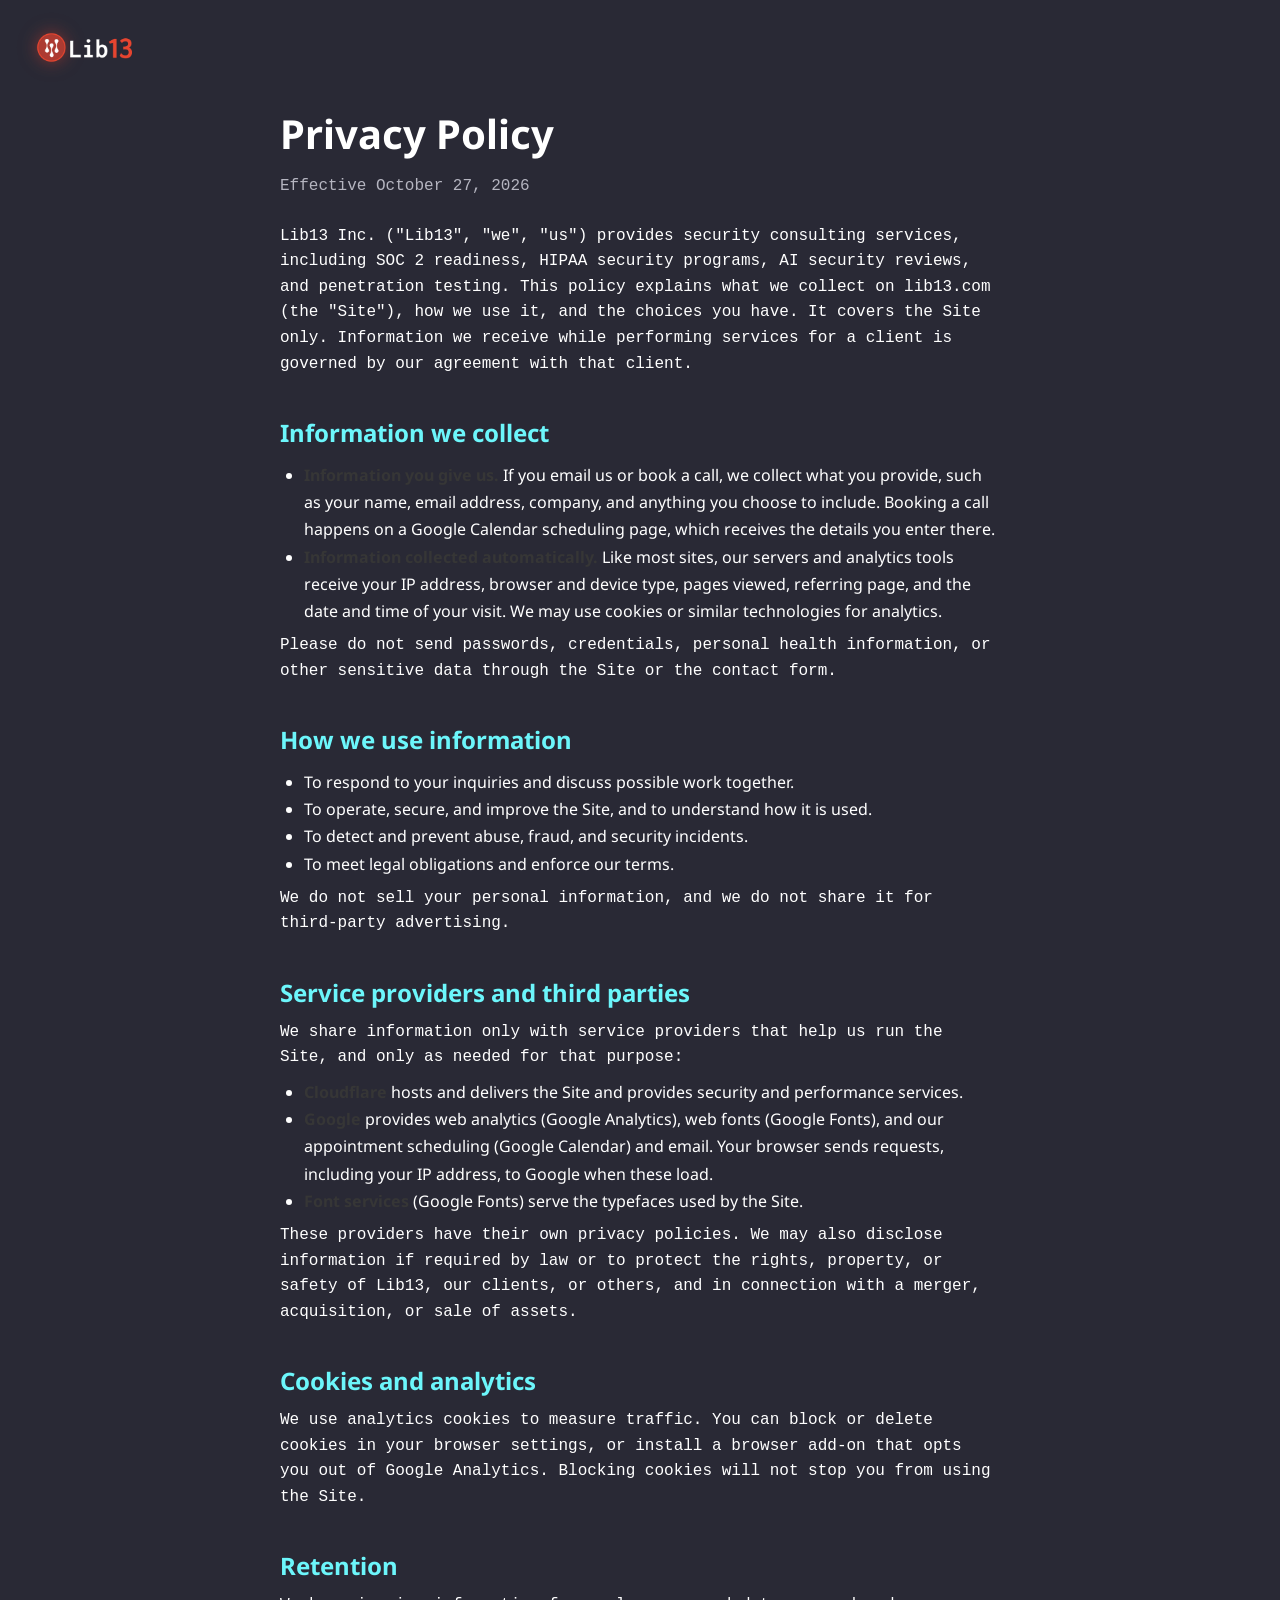
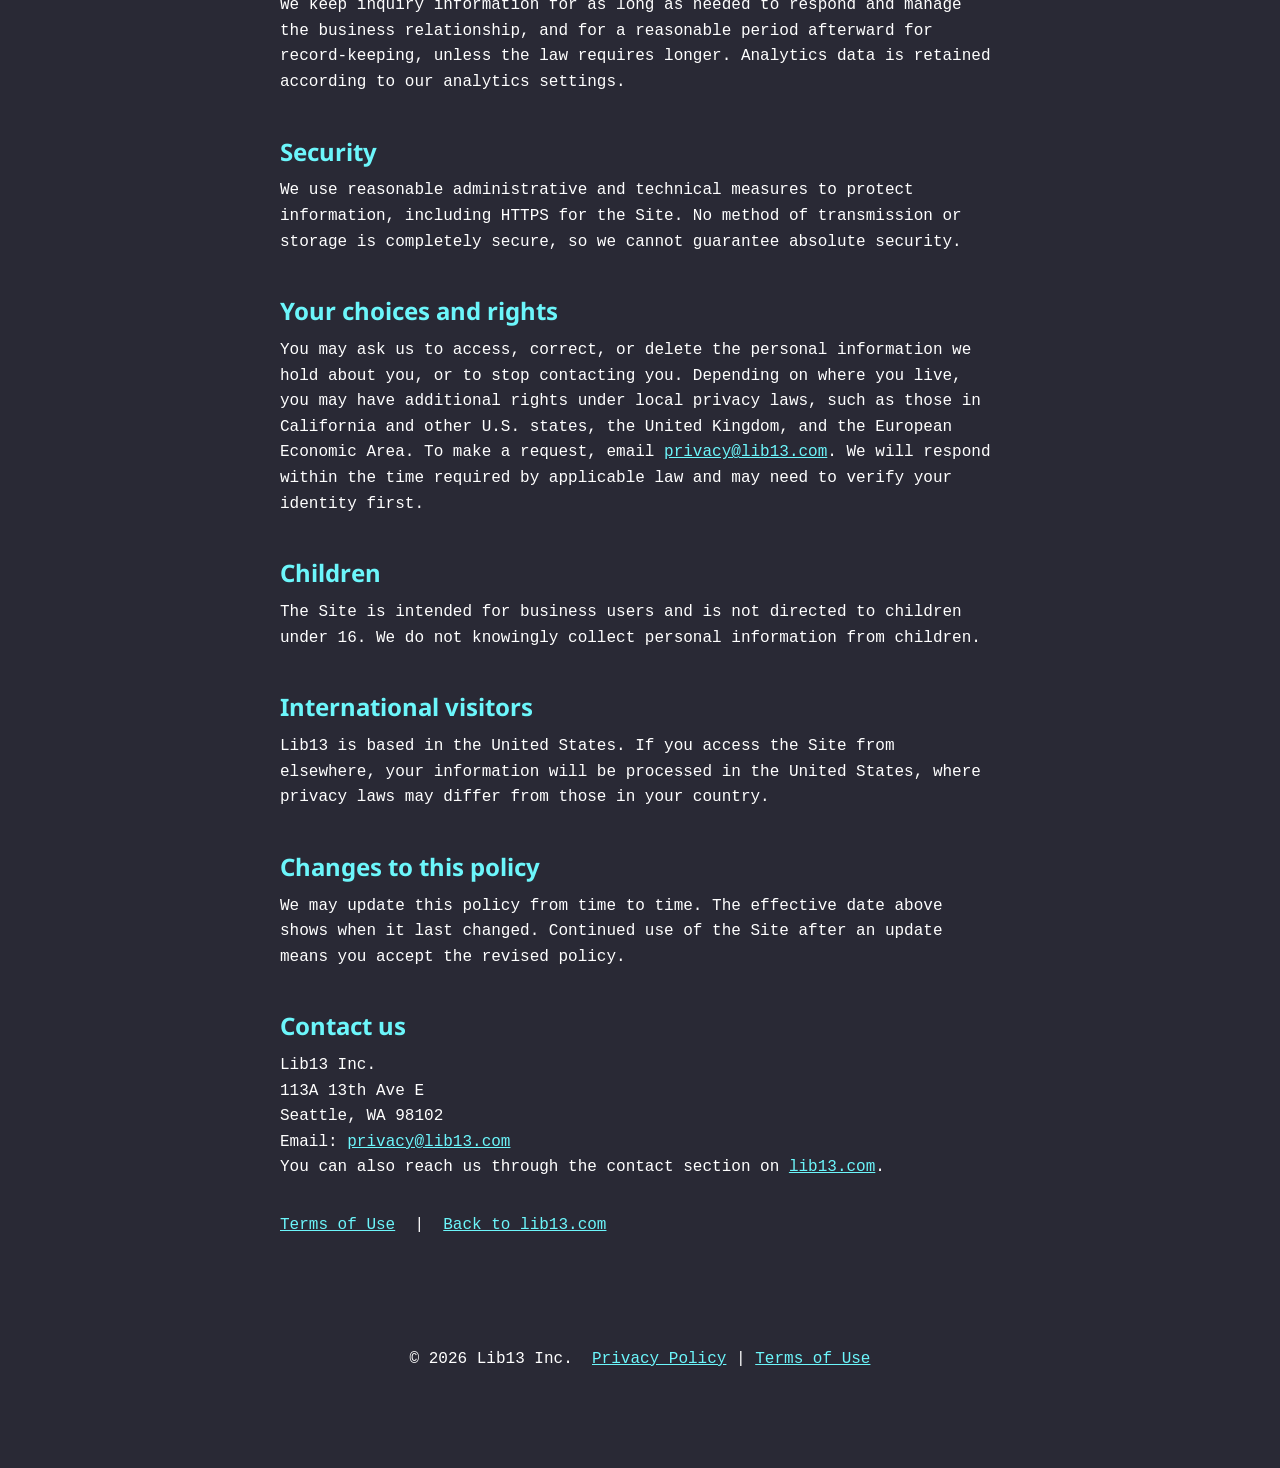
<file: privacy/index.html>
<!DOCTYPE html>
<html lang="en">
<head>
<meta charset="UTF-8">
<meta name="viewport" content="width=device-width, initial-scale=1">
<title>Privacy Policy | Lib13</title>
<meta name="description" content="How Lib13 Inc. collects, uses, and protects information on lib13.com.">
<link rel="stylesheet" href="/css/bulma.min.css?v=20261030">
<link rel="preconnect" href="https://fonts.googleapis.com">
<link rel="preconnect" href="https://fonts.gstatic.com" crossorigin>
<link href="https://fonts.googleapis.com/css?family=Noto+Sans:400,700&display=swap" rel="stylesheet">
<link rel="stylesheet" href="/css/main.css?v=20261030">
<link rel="stylesheet" href="/css/legal.css?v=20261030">
</head>
<body>
<nav class="navbar is-fixed-top" style="background:#292935;">
  <div class="navbar-brand">
    <a class="navbar-item" href="/"><img src="/img/logo.png" alt="Lib13" id="logo"></a>
  </div>
</nav>

<main class="legal">
<h1>Privacy Policy</h1>
<p class="meta">Effective October 27, 2026</p>

<p>Lib13 Inc. ("Lib13", "we", "us") provides security consulting services, including SOC 2 readiness, HIPAA security programs, AI security reviews, and penetration testing. This policy explains what we collect on lib13.com (the "Site"), how we use it, and the choices you have. It covers the Site only. Information we receive while performing services for a client is governed by our agreement with that client.</p>

<h2>Information we collect</h2>
<ul>
  <li><strong>Information you give us.</strong> If you email us or book a call, we collect what you provide, such as your name, email address, company, and anything you choose to include. Booking a call happens on a Google Calendar scheduling page, which receives the details you enter there.</li>
  <li><strong>Information collected automatically.</strong> Like most sites, our servers and analytics tools receive your IP address, browser and device type, pages viewed, referring page, and the date and time of your visit. We may use cookies or similar technologies for analytics.</li>
</ul>
<p>Please do not send passwords, credentials, personal health information, or other sensitive data through the Site or the contact form.</p>

<h2>How we use information</h2>
<ul>
  <li>To respond to your inquiries and discuss possible work together.</li>
  <li>To operate, secure, and improve the Site, and to understand how it is used.</li>
  <li>To detect and prevent abuse, fraud, and security incidents.</li>
  <li>To meet legal obligations and enforce our terms.</li>
</ul>
<p>We do not sell your personal information, and we do not share it for third-party advertising.</p>

<h2>Service providers and third parties</h2>
<p>We share information only with service providers that help us run the Site, and only as needed for that purpose:</p>
<ul>
  <li><strong>Cloudflare</strong> hosts and delivers the Site and provides security and performance services.</li>
  <li><strong>Google</strong> provides web analytics (Google Analytics), web fonts (Google Fonts), and our appointment scheduling (Google Calendar) and email. Your browser sends requests, including your IP address, to Google when these load.</li>
  <li><strong>Font services</strong> (Google Fonts) serve the typefaces used by the Site.</li>
</ul>
<p>These providers have their own privacy policies. We may also disclose information if required by law or to protect the rights, property, or safety of Lib13, our clients, or others, and in connection with a merger, acquisition, or sale of assets.</p>

<h2>Cookies and analytics</h2>
<p>We use analytics cookies to measure traffic. You can block or delete cookies in your browser settings, or install a browser add-on that opts you out of Google Analytics. Blocking cookies will not stop you from using the Site.</p>

<h2>Retention</h2>
<p>We keep inquiry information for as long as needed to respond and manage the business relationship, and for a reasonable period afterward for record-keeping, unless the law requires longer. Analytics data is retained according to our analytics settings.</p>

<h2>Security</h2>
<p>We use reasonable administrative and technical measures to protect information, including HTTPS for the Site. No method of transmission or storage is completely secure, so we cannot guarantee absolute security.</p>

<h2>Your choices and rights</h2>
<p>You may ask us to access, correct, or delete the personal information we hold about you, or to stop contacting you. Depending on where you live, you may have additional rights under local privacy laws, such as those in California and other U.S. states, the United Kingdom, and the European Economic Area. To make a request, email <a href="mailto:privacy@lib13.com">privacy@lib13.com</a>. We will respond within the time required by applicable law and may need to verify your identity first.</p>

<h2>Children</h2>
<p>The Site is intended for business users and is not directed to children under 16. We do not knowingly collect personal information from children.</p>

<h2>International visitors</h2>
<p>Lib13 is based in the United States. If you access the Site from elsewhere, your information will be processed in the United States, where privacy laws may differ from those in your country.</p>

<h2>Changes to this policy</h2>
<p>We may update this policy from time to time. The effective date above shows when it last changed. Continued use of the Site after an update means you accept the revised policy.</p>

<h2>Contact us</h2>
<p>Lib13 Inc.<br>113A 13th Ave E<br>Seattle, WA 98102<br>Email: <a href="mailto:privacy@lib13.com">privacy@lib13.com</a><br>You can also reach us through the contact section on <a href="/#contact">lib13.com</a>.</p>

<p style="margin-top:32px;"><a href="/terms/">Terms of Use</a> &nbsp;|&nbsp; <a href="/">Back to lib13.com</a></p>
</main>

<footer class="footer">
  <div class="container"><div class="content has-text-centered"><p>© 2026 Lib13 Inc. &nbsp;<a href="/privacy/">Privacy Policy</a> | <a href="/terms/">Terms of Use</a></p></div></div>
</footer>
</body>
</html>
</file>
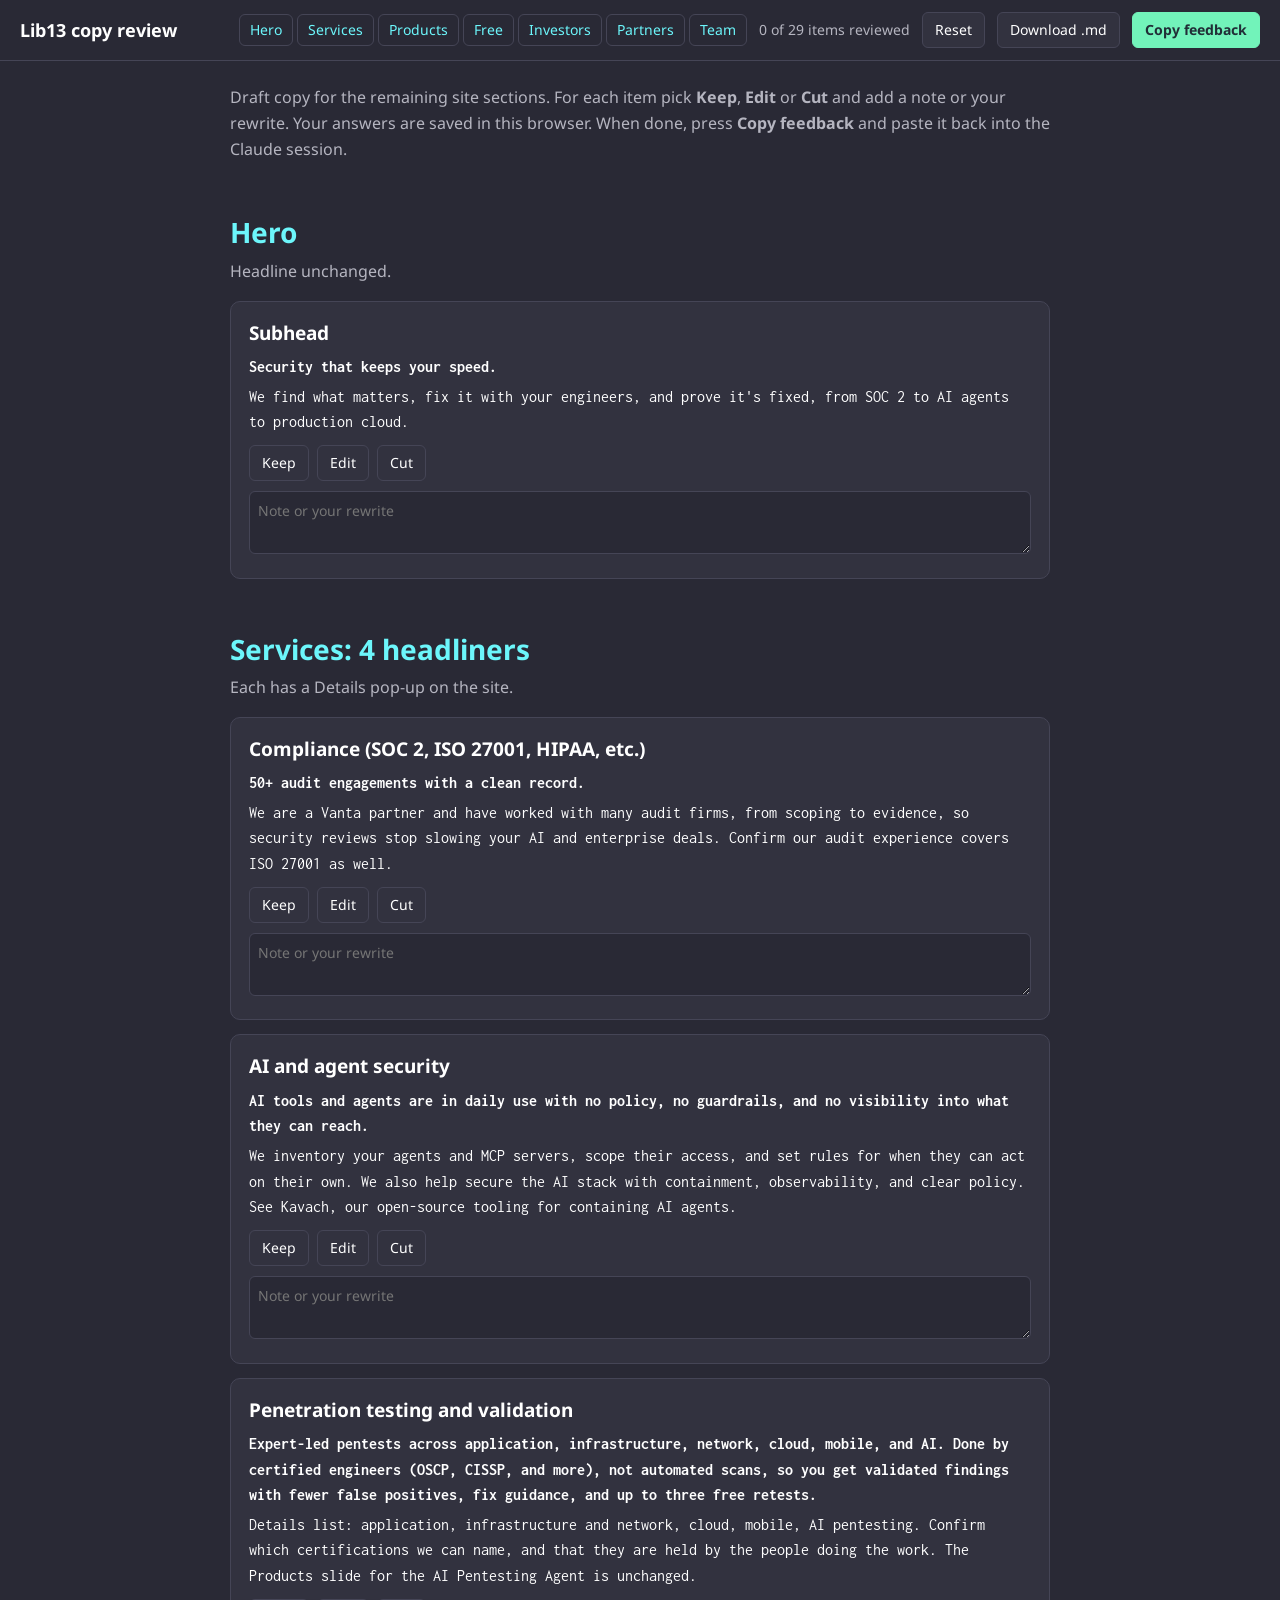
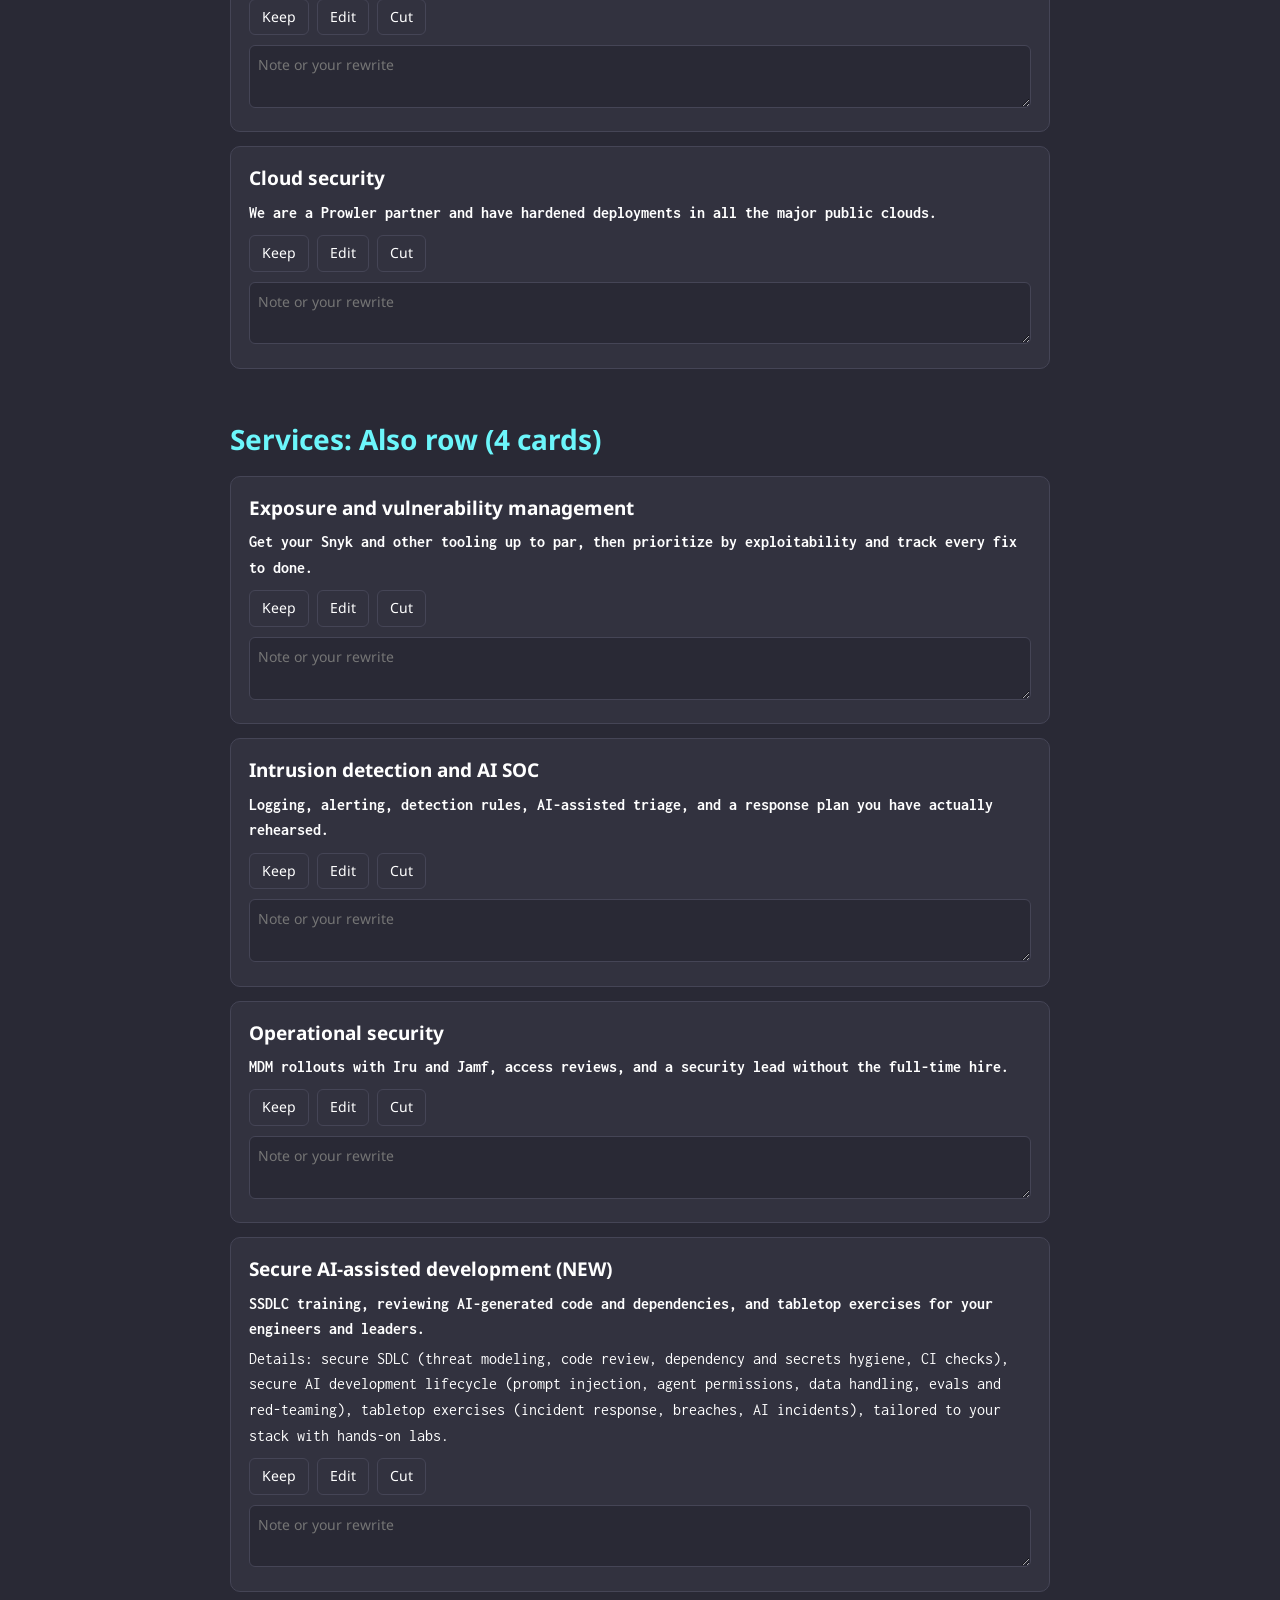
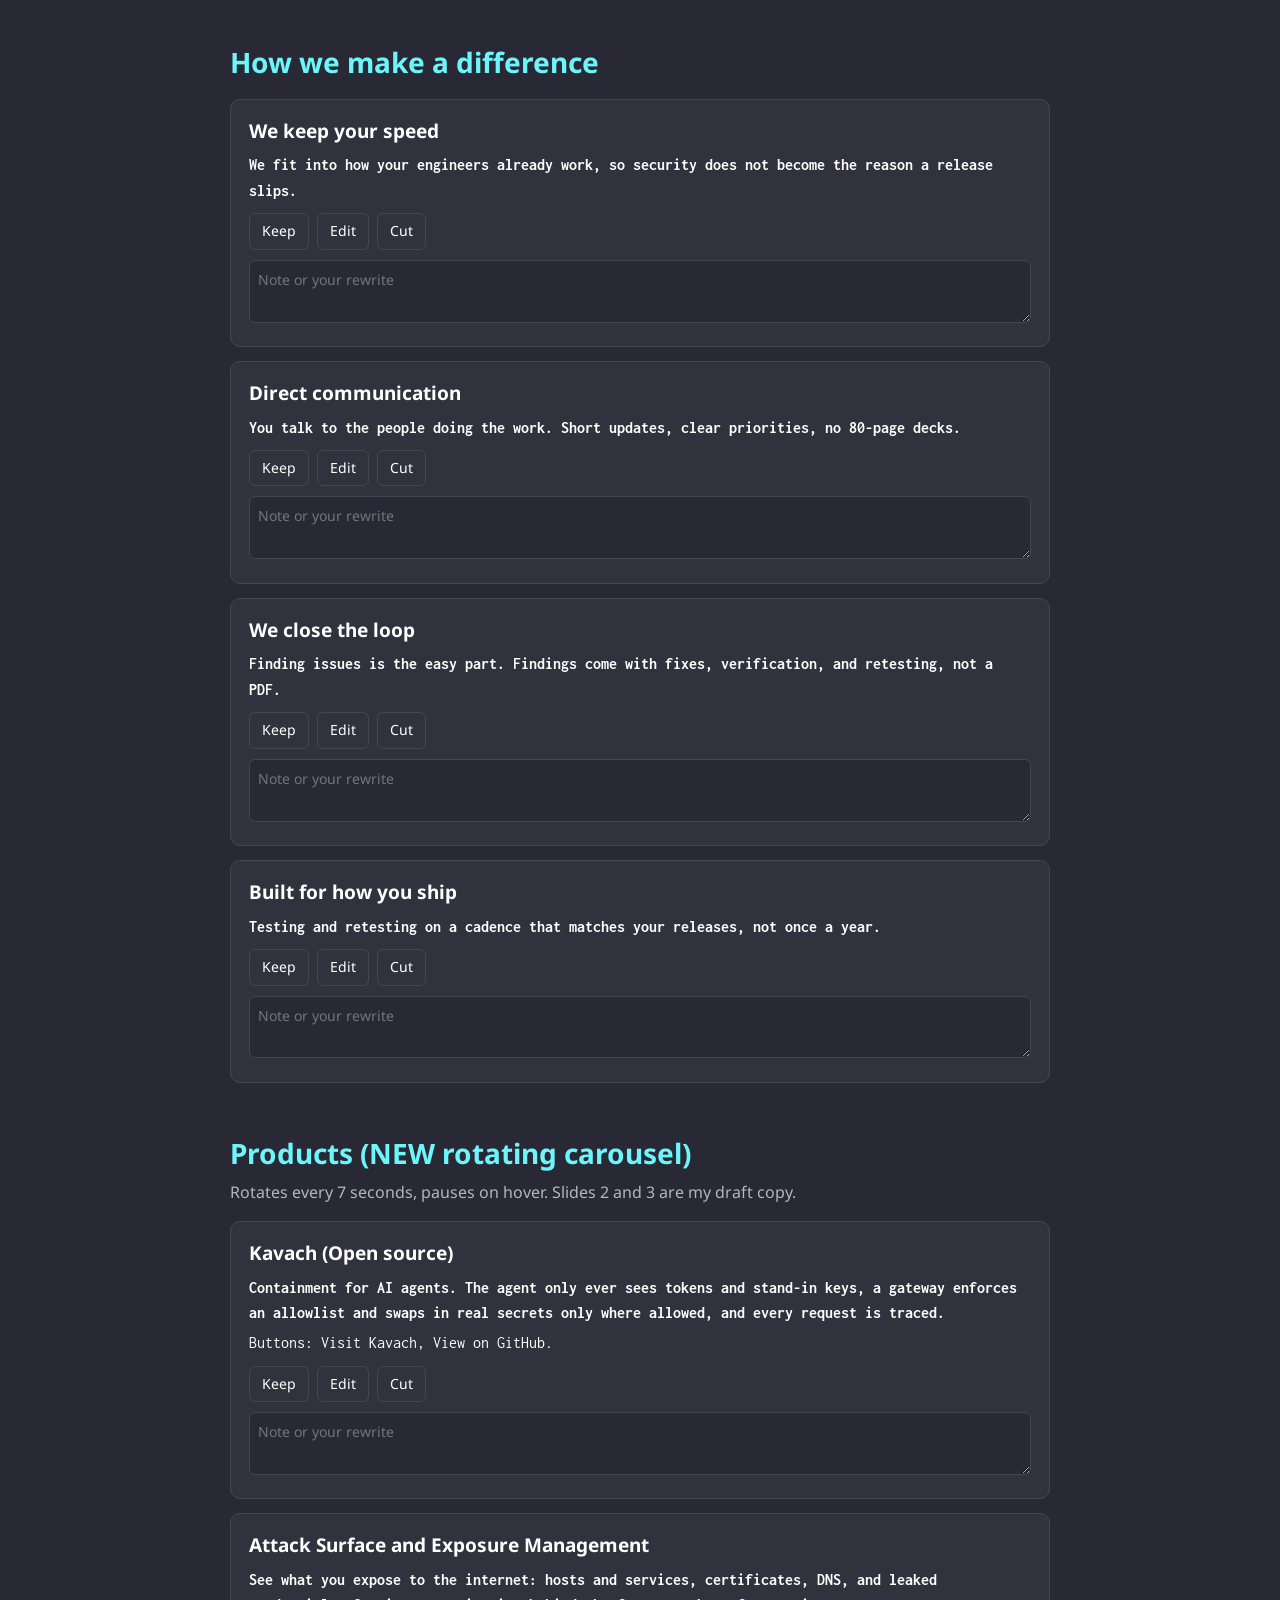
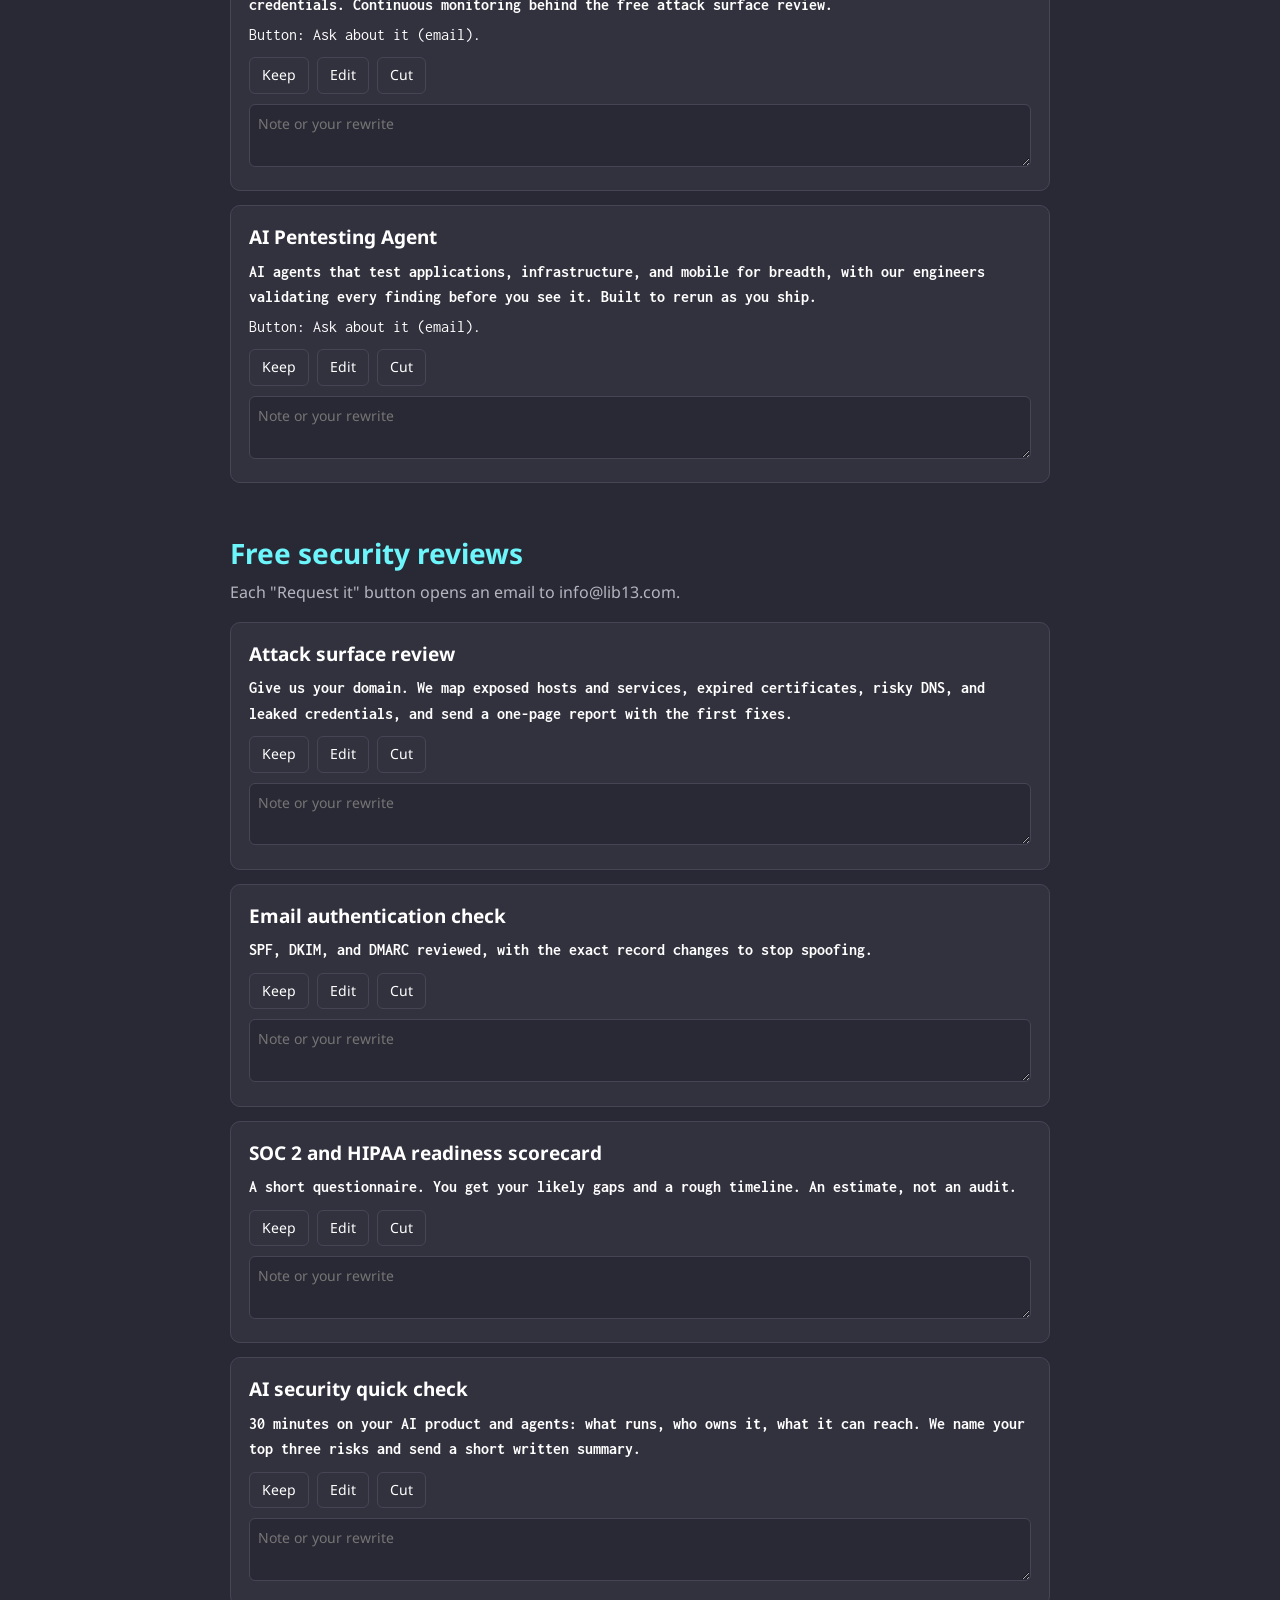
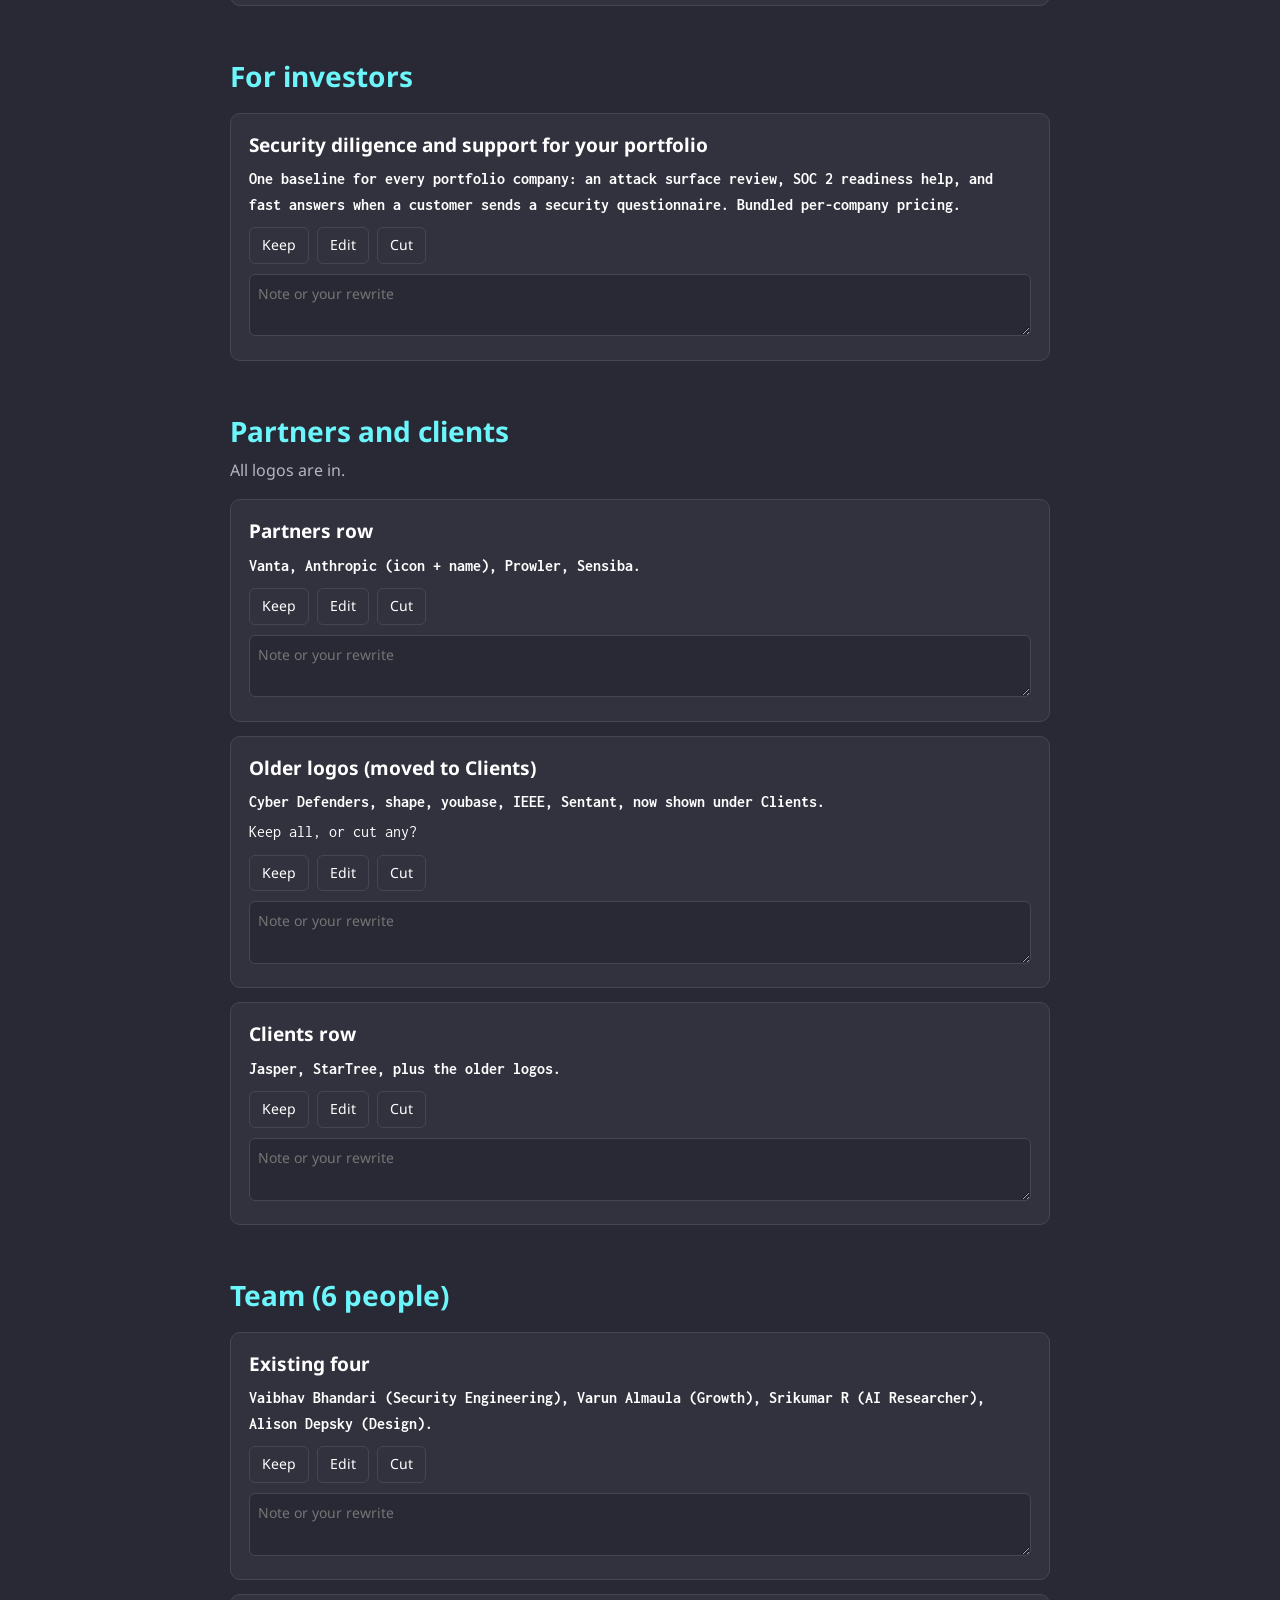
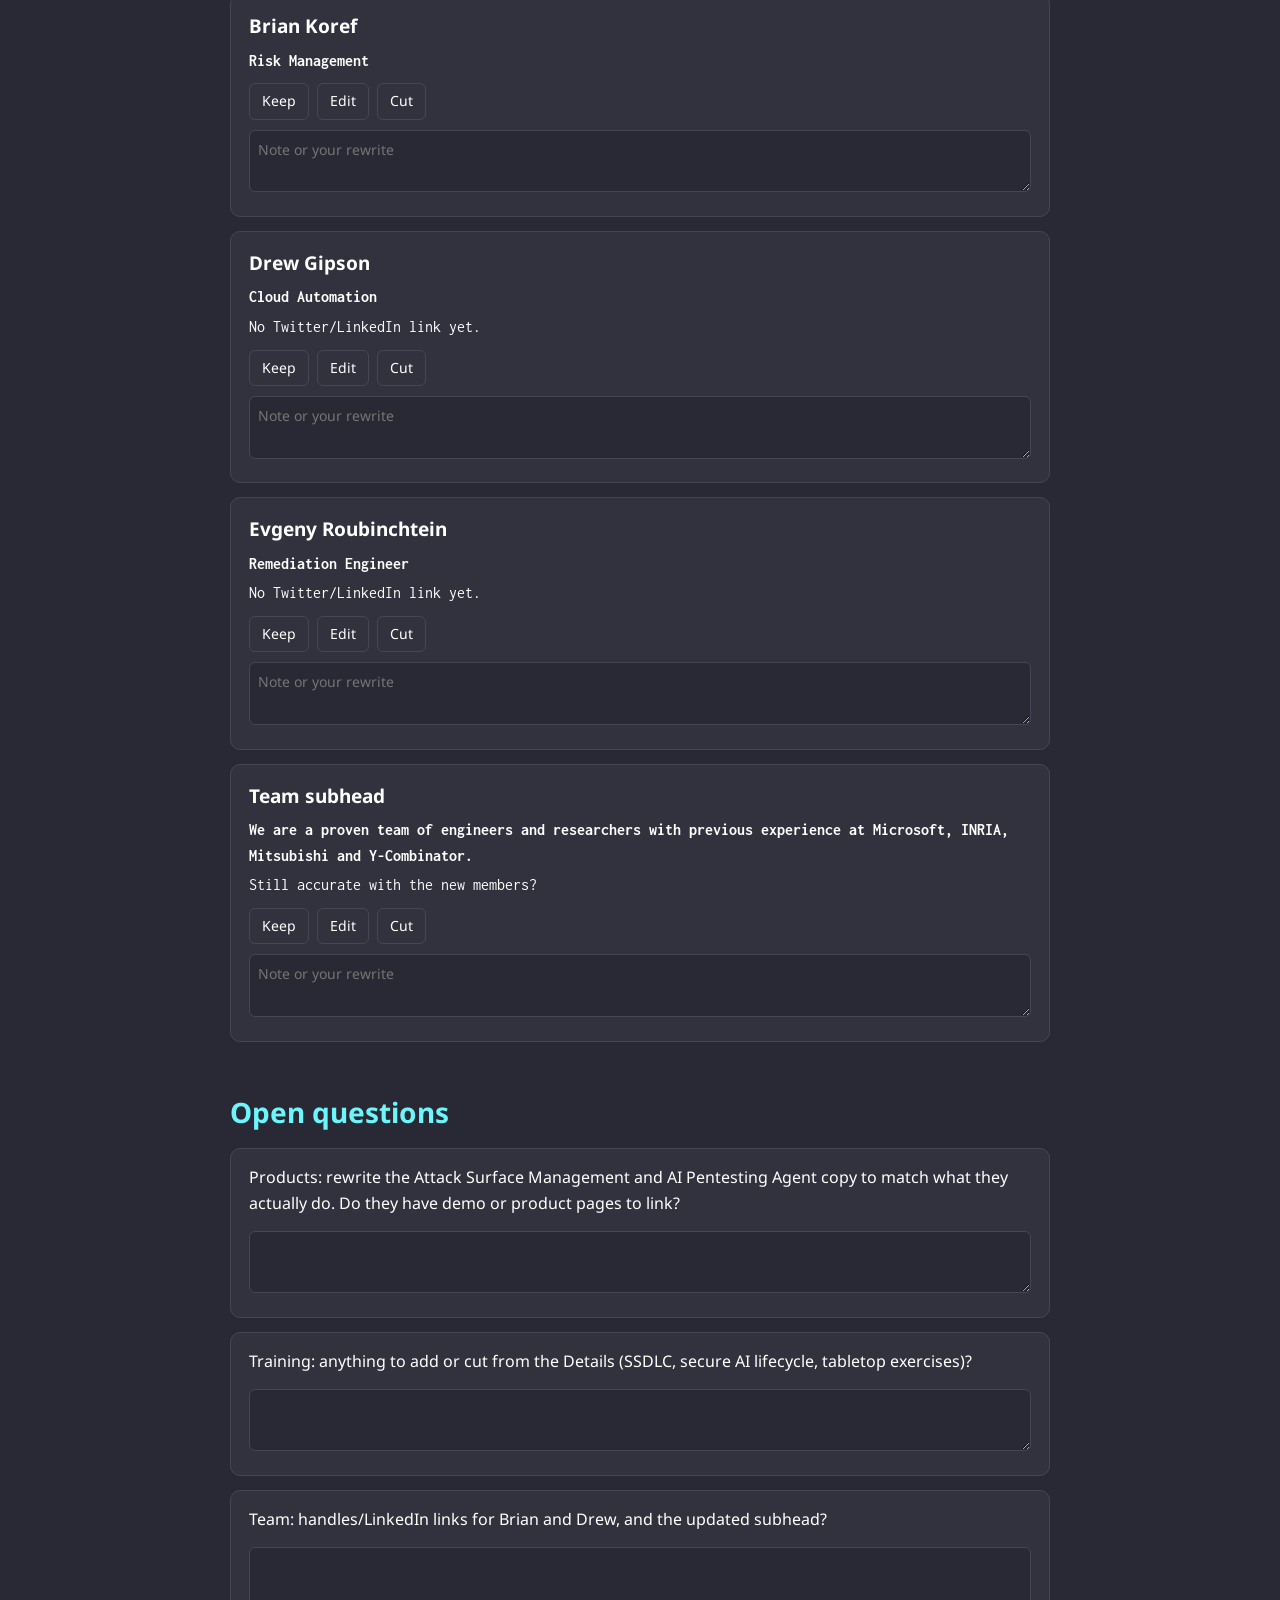
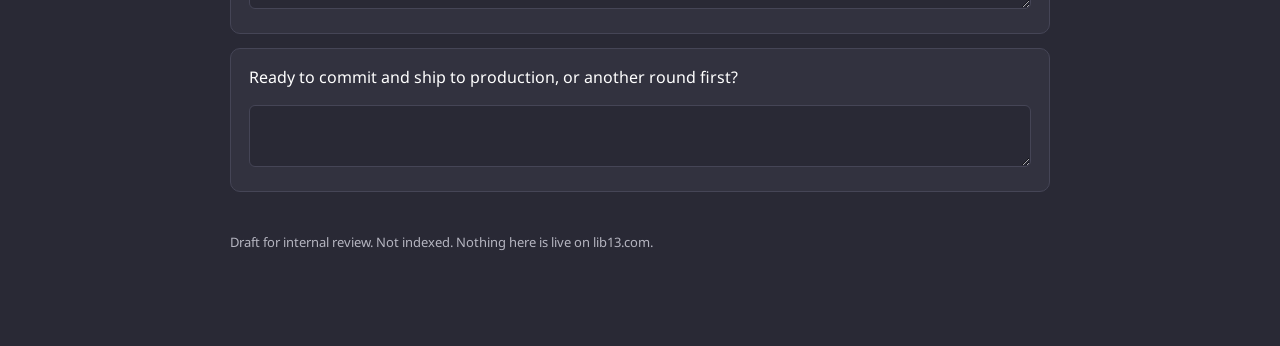
<file: review/index.html>
<!DOCTYPE html>
<html lang="en">
<head>
<meta charset="UTF-8">
<meta name="viewport" content="width=device-width, initial-scale=1">
<meta name="robots" content="noindex, nofollow">
<title>Lib13 copy review</title>
<link href="https://fonts.googleapis.com/css?family=Inconsolata:400,700|Noto+Sans:400,700" rel="stylesheet">
<style>
:root{--bg:#292935;--panel:#32323f;--line:#454556;--fg:#fff;--muted:#b5b5c0;--cyan:#6CF6FB;--green:#72F3BA;--red:#E74530}
*{box-sizing:border-box}
body{margin:0;background:var(--bg);color:var(--fg);font-family:'Noto Sans',sans-serif;line-height:1.6}
header{position:sticky;top:0;z-index:5;background:var(--bg);border-bottom:1px solid var(--line);padding:12px 20px;display:flex;gap:12px;align-items:center;flex-wrap:wrap}
header h1{font-size:18px;margin:0;margin-right:auto}
.tabs{display:flex;gap:4px;flex-wrap:wrap}
.tabs a{color:var(--cyan);text-decoration:none;font-size:14px;padding:4px 10px;border:1px solid var(--line);border-radius:6px}
.tabs a:hover{background:var(--panel)}
h2{scroll-margin-top:110px}
header .count{color:var(--muted);font-size:14px}
button{font:inherit;font-size:14px;cursor:pointer;border-radius:6px;border:1px solid var(--line);background:var(--panel);color:var(--fg);padding:6px 12px}
button.primary{background:var(--green);color:#212E37;border-color:var(--green);font-weight:700}
main{max-width:860px;margin:0 auto;padding:24px 20px 80px}
h2{color:var(--cyan);font-size:28px;margin:48px 0 4px}
.lead{color:var(--muted);margin:0 0 16px}
.card{background:var(--panel);border:1px solid var(--line);border-radius:10px;padding:16px 18px;margin:14px 0}
.card.keep{border-left:4px solid var(--green)}
.card.edit{border-left:4px solid var(--cyan)}
.card.cut{border-left:4px solid var(--red);opacity:.65}
.card h3{margin:0 0 6px;font-size:19px}
.promise{font-weight:700;margin:0 0 6px}
.card p{margin:4px 0;font-family:'Inconsolata',monospace;font-size:16px}
.wont{color:var(--muted)}
.row{display:flex;gap:8px;margin-top:10px;flex-wrap:wrap}
.row button.on{background:var(--cyan);color:#212E37;border-color:var(--cyan);font-weight:700}
.row button.on.k{background:var(--green);border-color:var(--green)}
.row button.on.c{background:var(--red);border-color:var(--red);color:#fff}
textarea{width:100%;margin-top:10px;min-height:56px;resize:vertical;background:var(--bg);color:var(--fg);border:1px solid var(--line);border-radius:6px;padding:8px;font:inherit;font-size:14px}
.q label{display:block;margin-bottom:4px}
.note{color:var(--muted);font-size:13px;margin-top:40px}
@media(max-width:600px){h2{font-size:24px}}
</style>
</head>
<body>
<header>
  <h1>Lib13 copy review</h1>
  <nav class="tabs"><a href="#hero">Hero</a><a href="#svc">Services</a><a href="#products">Products</a><a href="#free">Free</a><a href="#inv">Investors</a><a href="#partners">Partners</a><a href="#team">Team</a></nav>
  <span class="count" id="count"></span>
  <button id="reset">Reset</button>
  <button id="download">Download .md</button>
  <button class="primary" id="copy">Copy feedback</button>
</header>
<main>
  <p class="lead">Draft copy for the remaining site sections. For each item pick <b>Keep</b>, <b>Edit</b> or <b>Cut</b> and add a note or your rewrite. Your answers are saved in this browser. When done, press <b>Copy feedback</b> and paste it back into the Claude session.</p>
  <div id="root"></div>
  <p class="note">Draft for internal review. Not indexed. Nothing here is live on lib13.com.</p>
</main>
<script>
var SECTIONS = [
{id:'hero', title:'Hero', lead:'Headline unchanged.', items:[
 {id:'h2', t:'Subhead', p:'Security that keeps your speed.', b:'We find what matters, fix it with your engineers, and prove it\'s fixed, from SOC 2 to AI agents to production cloud.', w:''}
]},
{id:'svc', title:'Services: 4 headliners', lead:'Each has a Details pop-up on the site.', items:[
 {id:'s-comp', t:'Compliance (SOC 2, ISO 27001, HIPAA, etc.)', p:'50+ audit engagements with a clean record.', b:'We are a Vanta partner and have worked with many audit firms, from scoping to evidence, so security reviews stop slowing your AI and enterprise deals. Confirm our audit experience covers ISO 27001 as well.', w:''},
 {id:'s-aisec', t:'AI and agent security', p:'AI tools and agents are in daily use with no policy, no guardrails, and no visibility into what they can reach.', b:'We inventory your agents and MCP servers, scope their access, and set rules for when they can act on their own. We also help secure the AI stack with containment, observability, and clear policy. See Kavach, our open-source tooling for containing AI agents.', w:''},
 {id:'s-pen', t:'Penetration testing and validation', p:'Expert-led pentests across application, infrastructure, network, cloud, mobile, and AI. Done by certified engineers (OSCP, CISSP, and more), not automated scans, so you get validated findings with fewer false positives, fix guidance, and up to three free retests.', b:'Details list: application, infrastructure and network, cloud, mobile, AI pentesting. Confirm which certifications we can name, and that they are held by the people doing the work. The Products slide for the AI Pentesting Agent is unchanged.', w:''},
 {id:'s-cloud', t:'Cloud security', p:'We are a Prowler partner and have hardened deployments in all the major public clouds.', b:'', w:''}
]},
{id:'also', title:'Services: Also row (4 cards)', lead:'', items:[
 {id:'s-vm', t:'Exposure and vulnerability management', p:'Get your Snyk and other tooling up to par, then prioritize by exploitability and track every fix to done.', b:'', w:''},
 {id:'s-ids', t:'Intrusion detection and AI SOC', p:'Logging, alerting, detection rules, AI-assisted triage, and a response plan you have actually rehearsed.', b:'', w:''},
 {id:'s-ops', t:'Operational security', p:'MDM rollouts with Iru and Jamf, access reviews, and a security lead without the full-time hire.', b:'', w:''},
 {id:'s-train', t:'Secure AI-assisted development (NEW)', p:'SSDLC training, reviewing AI-generated code and dependencies, and tabletop exercises for your engineers and leaders.', b:'Details: secure SDLC (threat modeling, code review, dependency and secrets hygiene, CI checks), secure AI development lifecycle (prompt injection, agent permissions, data handling, evals and red-teaming), tabletop exercises (incident response, breaches, AI incidents), tailored to your stack with hands-on labs.', w:''}
]},
{id:'how', title:'How we make a difference', lead:'', items:[
 {id:'d1', t:'We keep your speed', p:'We fit into how your engineers already work, so security does not become the reason a release slips.', b:'', w:''},
 {id:'d2', t:'Direct communication', p:'You talk to the people doing the work. Short updates, clear priorities, no 80-page decks.', b:'', w:''},
 {id:'d3', t:'We close the loop', p:'Finding issues is the easy part. Findings come with fixes, verification, and retesting, not a PDF.', b:'', w:''},
 {id:'d4', t:'Built for how you ship', p:'Testing and retesting on a cadence that matches your releases, not once a year.', b:'', w:''}
]},
{id:'products', title:'Products (NEW rotating carousel)', lead:'Rotates every 7 seconds, pauses on hover. Slides 2 and 3 are my draft copy.', items:[
 {id:'pr-kavach', t:'Kavach (Open source)', p:'Containment for AI agents. The agent only ever sees tokens and stand-in keys, a gateway enforces an allowlist and swaps in real secrets only where allowed, and every request is traced.', b:'Buttons: Visit Kavach, View on GitHub.', w:''},
 {id:'pr-asm', t:'Attack Surface and Exposure Management', p:'See what you expose to the internet: hosts and services, certificates, DNS, and leaked credentials. Continuous monitoring behind the free attack surface review.', b:'Button: Ask about it (email).', w:''},
 {id:'pr-pen', t:'AI Pentesting Agent', p:'AI agents that test applications, infrastructure, and mobile for breadth, with our engineers validating every finding before you see it. Built to rerun as you ship.', b:'Button: Ask about it (email).', w:''}
]},
{id:'free', title:'Free security reviews', lead:'Each "Request it" button opens an email to info@lib13.com.', items:[
 {id:'f1', t:'Attack surface review', p:'Give us your domain. We map exposed hosts and services, expired certificates, risky DNS, and leaked credentials, and send a one-page report with the first fixes.', b:'', w:''},
 {id:'f2', t:'Email authentication check', p:'SPF, DKIM, and DMARC reviewed, with the exact record changes to stop spoofing.', b:'', w:''},
 {id:'f3', t:'SOC 2 and HIPAA readiness scorecard', p:'A short questionnaire. You get your likely gaps and a rough timeline. An estimate, not an audit.', b:'', w:''},
 {id:'f4', t:'AI security quick check', p:'30 minutes on your AI product and agents: what runs, who owns it, what it can reach. We name your top three risks and send a short written summary.', b:'', w:''}
]},
{id:'inv', title:'For investors', lead:'', items:[
 {id:'i1', t:'Security diligence and support for your portfolio', p:'One baseline for every portfolio company: an attack surface review, SOC 2 readiness help, and fast answers when a customer sends a security questionnaire. Bundled per-company pricing.', b:'', w:''}
]},
{id:'partners', title:'Partners and clients', lead:'All logos are in.', items:[
 {id:'p1', t:'Partners row', p:'Vanta, Anthropic (icon + name), Prowler, Sensiba.', b:'', w:''},
 {id:'p2', t:'Older logos (moved to Clients)', p:'Cyber Defenders, shape, youbase, IEEE, Sentant, now shown under Clients.', b:'Keep all, or cut any?', w:''},
 {id:'p3', t:'Clients row', p:'Jasper, StarTree, plus the older logos.', b:'', w:''}
]},
{id:'team', title:'Team (6 people)', lead:'', items:[
 {id:'t1', t:'Existing four', p:'Vaibhav Bhandari (Security Engineering), Varun Almaula (Growth), Srikumar R (AI Researcher), Alison Depsky (Design).', b:'', w:''},
 {id:'t2', t:'Brian Koref', p:'Risk Management', b:'', w:''},
 {id:'t3', t:'Drew Gipson', p:'Cloud Automation', b:'No Twitter/LinkedIn link yet.', w:''},
 {id:'t4', t:'Evgeny Roubinchtein', p:'Remediation Engineer', b:'No Twitter/LinkedIn link yet.', w:''},
 {id:'t5', t:'Team subhead', p:'We are a proven team of engineers and researchers with previous experience at Microsoft, INRIA, Mitsubishi and Y-Combinator.', b:'Still accurate with the new members?', w:''}
]}
];
var QUESTIONS = [
 {id:'q1', q:'Products: rewrite the Attack Surface Management and AI Pentesting Agent copy to match what they actually do. Do they have demo or product pages to link?'},
 {id:'q2', q:'Training: anything to add or cut from the Details (SSDLC, secure AI lifecycle, tabletop exercises)?'},
 {id:'q3', q:'Team: handles/LinkedIn links for Brian and Drew, and the updated subhead?'},
 {id:'q4', q:'Ready to commit and ship to production, or another round first?'}
];
var KEY = 'lib13-review-v10', state = {};
try { state = JSON.parse(localStorage.getItem(KEY) || '{}'); } catch (e) {}
function save(){ try { localStorage.setItem(KEY, JSON.stringify(state)); } catch (e) {} }
function el(tag, cls, html){ var n = document.createElement(tag); if (cls) n.className = cls; if (html != null) n.innerHTML = html; return n; }
function esc(s){ return String(s).replace(/&/g,'&amp;').replace(/</g,'&lt;'); }
var root = document.getElementById('root');
function build(){
SECTIONS.forEach(function(s){
  var h = el('h2', null, esc(s.title)); h.id = s.id; root.appendChild(h);
  if (s.lead) root.appendChild(el('p', 'lead', esc(s.lead)));
  s.items.forEach(function(it){
    var st = state[it.id] || (state[it.id] = {s:'', n:''});
    var c = el('div', 'card ' + st.s);
    c.appendChild(el('h3', null, esc(it.t)));
    if (it.p) c.appendChild(el('p', 'promise', esc(it.p)));
    if (it.b) c.appendChild(el('p', null, esc(it.b)));
    if (it.w) c.appendChild(el('p', 'wont', esc(it.w)));
    var row = el('div', 'row');
    [['keep','Keep','k'],['edit','Edit',''],['cut','Cut','c']].forEach(function(o){
      var b = el('button', st.s === o[0] ? 'on ' + o[2] : '', o[1]);
      b.onclick = function(){ st.s = (st.s === o[0]) ? '' : o[0]; save(); render(); };
      row.appendChild(b);
    });
    c.appendChild(row);
    var ta = el('textarea'); ta.placeholder = 'Note or your rewrite'; ta.value = st.n;
    ta.oninput = function(){ st.n = ta.value; save(); count(); };
    c.appendChild(ta);
    root.appendChild(c);
  });
});
root.appendChild(el('h2', null, 'Open questions'));
QUESTIONS.forEach(function(q){
  var c = el('div', 'card q'); var st = state[q.id] || (state[q.id] = {s:'', n:''});
  c.appendChild(el('label', null, esc(q.q)));
  var ta = el('textarea'); ta.value = st.n; ta.oninput = function(){ st.n = ta.value; save(); count(); };
  c.appendChild(ta); root.appendChild(c);
});
count();
}
function render(){ var y = window.scrollY; root.innerHTML = ''; build(); window.scrollTo(0, y); }
function count(){
  var n = 0, t = 0;
  SECTIONS.forEach(function(s){ s.items.forEach(function(i){ t++; if (state[i.id].s) n++; }); });
  document.getElementById('count').textContent = n + ' of ' + t + ' items reviewed';
}
function md(){
  var out = ['# Lib13 copy review feedback', ''];
  SECTIONS.forEach(function(s){
    var lines = [];
    s.items.forEach(function(i){ var st = state[i.id]; if (st.s || st.n.trim()) lines.push('- **' + i.t + '** [' + (st.s || 'no decision') + ']' + (st.n.trim() ? ': ' + st.n.trim().replace(/\n/g, ' ') : '')); });
    if (lines.length) out.push('## ' + s.title, '', lines.join('\n'), '');
  });
  var qs = QUESTIONS.filter(function(q){ return state[q.id].n.trim(); });
  if (qs.length) { out.push('## Answers', ''); qs.forEach(function(q){ out.push('- ' + q.q + ' ' + state[q.id].n.trim().replace(/\n/g, ' ')); }); }
  return out.join('\n');
}
document.getElementById('copy').onclick = function(){
  var b = this, t = md();
  (navigator.clipboard ? navigator.clipboard.writeText(t) : Promise.reject()).then(function(){ b.textContent = 'Copied'; }, function(){ window.prompt('Copy this:', t); });
  setTimeout(function(){ b.textContent = 'Copy feedback'; }, 1500);
};
document.getElementById('download').onclick = function(){
  var a = document.createElement('a'); a.href = URL.createObjectURL(new Blob([md()], {type:'text/markdown'})); a.download = 'lib13-copy-feedback.md'; a.click();
};
document.getElementById('reset').onclick = function(){ if (confirm('Clear all your answers?')) { state = {}; save(); location.reload(); } };
build();
</script>
</body>
</html>
</file>
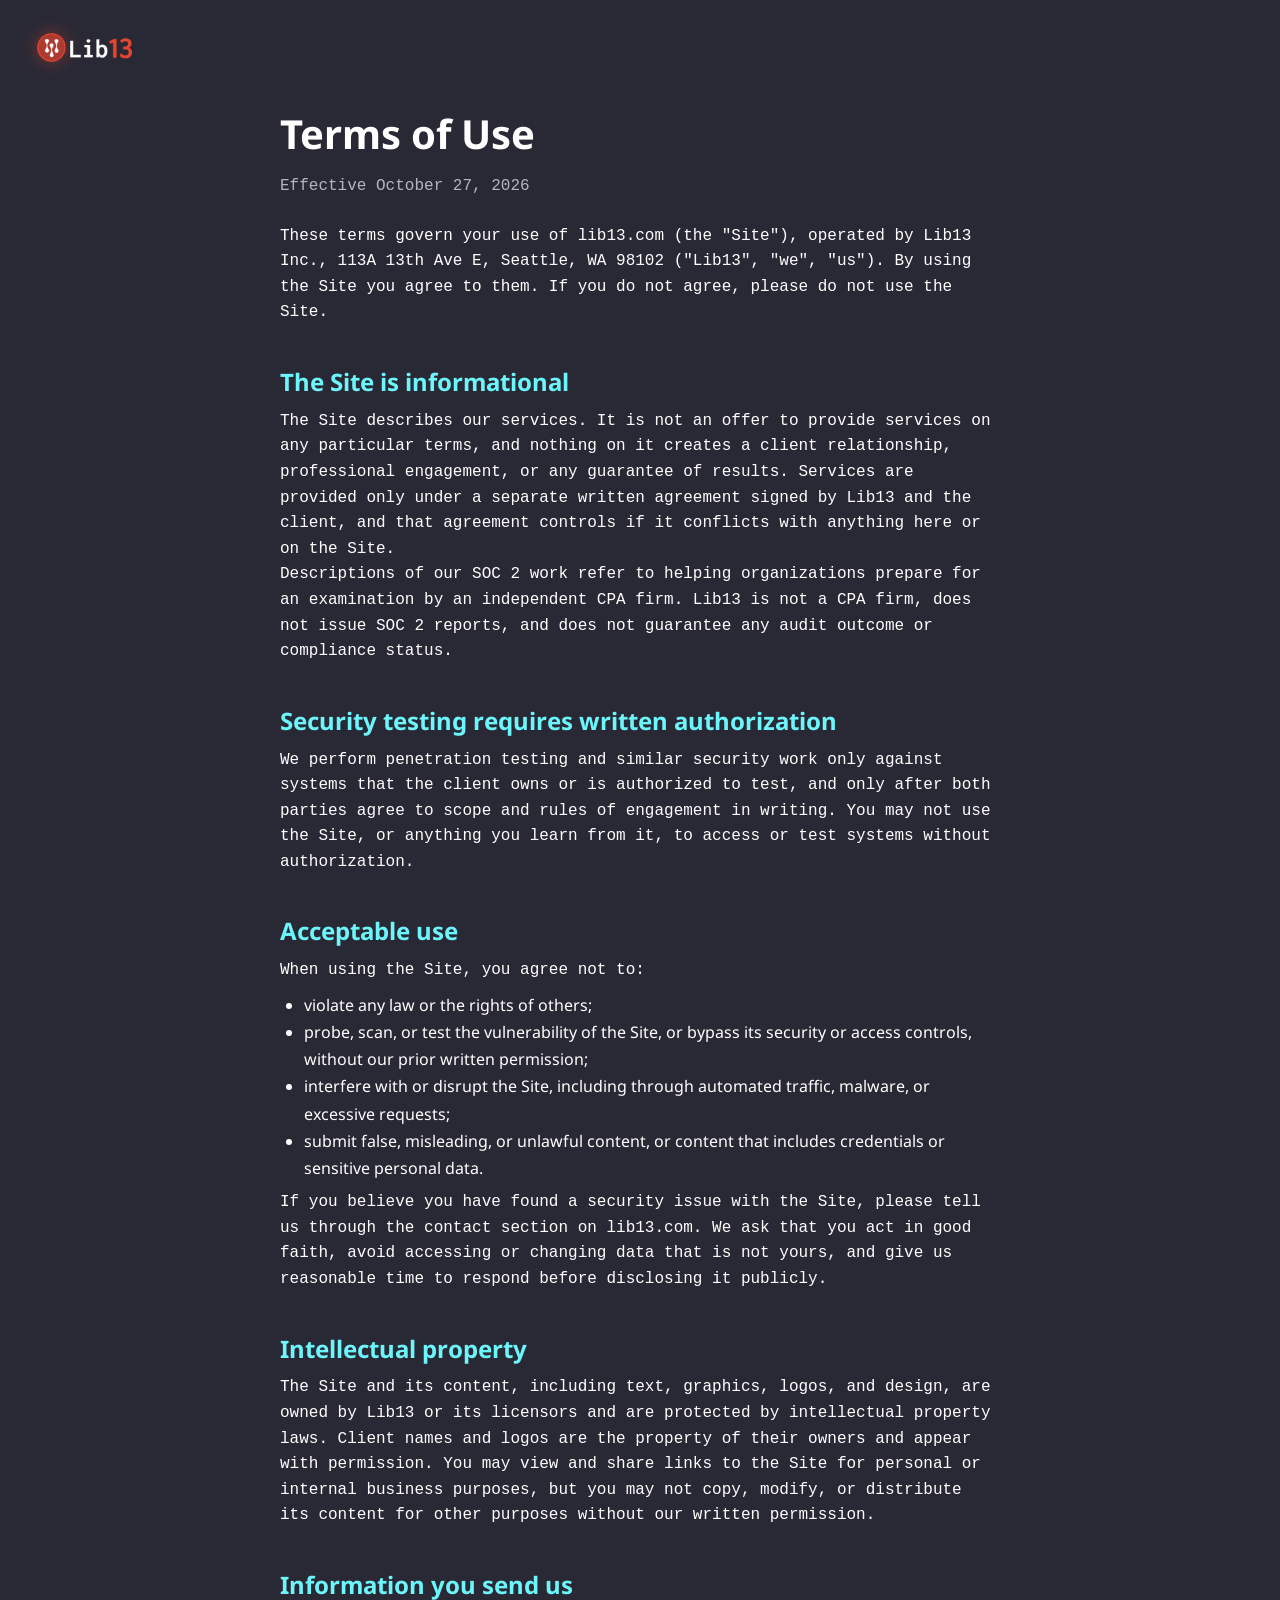
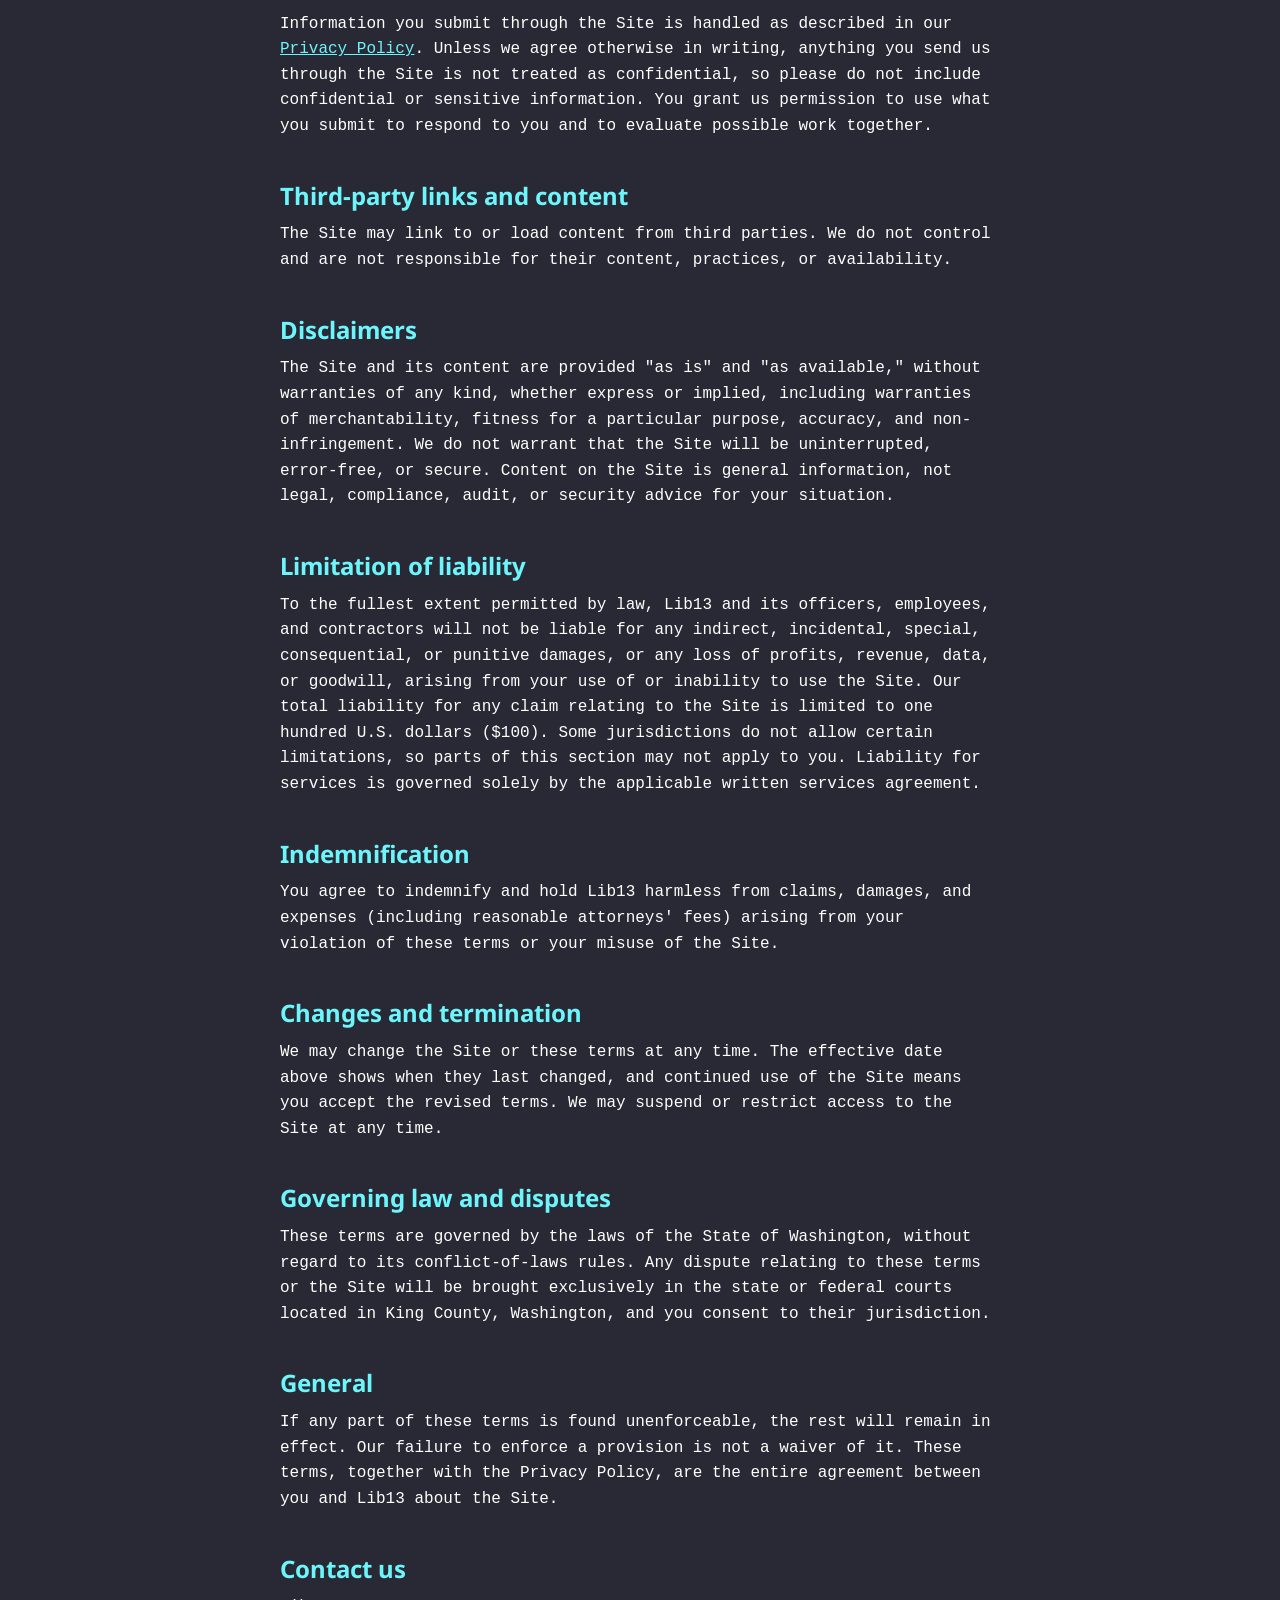
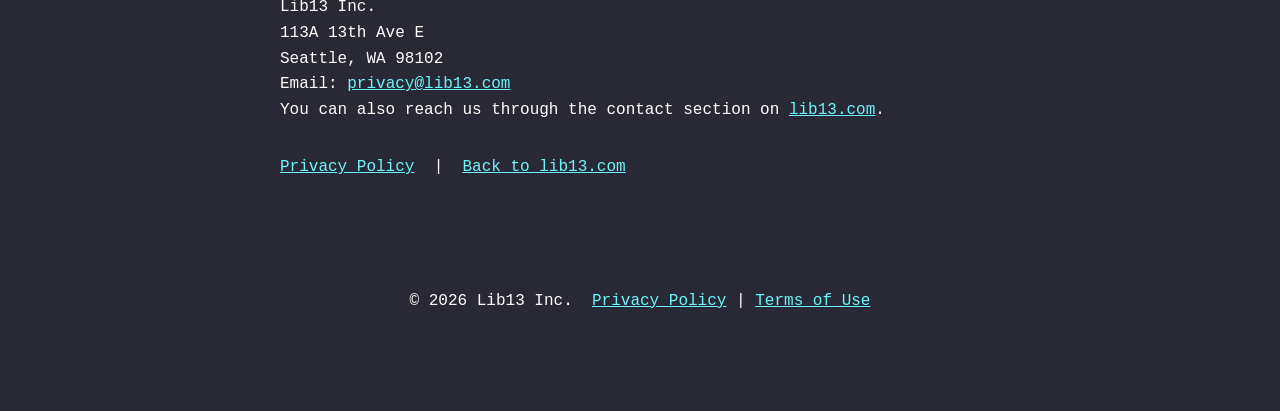
<file: terms/index.html>
<!DOCTYPE html>
<html lang="en">
<head>
<meta charset="UTF-8">
<meta name="viewport" content="width=device-width, initial-scale=1">
<title>Terms of Use | Lib13</title>
<meta name="description" content="Terms governing your use of lib13.com, operated by Lib13 Inc.">
<link rel="stylesheet" href="/css/bulma.min.css?v=20261030">
<link rel="preconnect" href="https://fonts.googleapis.com">
<link rel="preconnect" href="https://fonts.gstatic.com" crossorigin>
<link href="https://fonts.googleapis.com/css?family=Noto+Sans:400,700&display=swap" rel="stylesheet">
<link rel="stylesheet" href="/css/main.css?v=20261030">
<link rel="stylesheet" href="/css/legal.css?v=20261030">
</head>
<body>
<nav class="navbar is-fixed-top" style="background:#292935;">
  <div class="navbar-brand">
    <a class="navbar-item" href="/"><img src="/img/logo.png" alt="Lib13" id="logo"></a>
  </div>
</nav>

<main class="legal">
<h1>Terms of Use</h1>
<p class="meta">Effective October 27, 2026</p>

<p>These terms govern your use of lib13.com (the "Site"), operated by Lib13 Inc., 113A 13th Ave E, Seattle, WA 98102 ("Lib13", "we", "us"). By using the Site you agree to them. If you do not agree, please do not use the Site.</p>

<h2>The Site is informational</h2>
<p>The Site describes our services. It is not an offer to provide services on any particular terms, and nothing on it creates a client relationship, professional engagement, or any guarantee of results. Services are provided only under a separate written agreement signed by Lib13 and the client, and that agreement controls if it conflicts with anything here or on the Site.</p>
<p>Descriptions of our SOC 2 work refer to helping organizations prepare for an examination by an independent CPA firm. Lib13 is not a CPA firm, does not issue SOC 2 reports, and does not guarantee any audit outcome or compliance status.</p>

<h2>Security testing requires written authorization</h2>
<p>We perform penetration testing and similar security work only against systems that the client owns or is authorized to test, and only after both parties agree to scope and rules of engagement in writing. You may not use the Site, or anything you learn from it, to access or test systems without authorization.</p>

<h2>Acceptable use</h2>
<p>When using the Site, you agree not to:</p>
<ul>
  <li>violate any law or the rights of others;</li>
  <li>probe, scan, or test the vulnerability of the Site, or bypass its security or access controls, without our prior written permission;</li>
  <li>interfere with or disrupt the Site, including through automated traffic, malware, or excessive requests;</li>
  <li>submit false, misleading, or unlawful content, or content that includes credentials or sensitive personal data.</li>
</ul>
<p>If you believe you have found a security issue with the Site, please tell us through the contact section on lib13.com. We ask that you act in good faith, avoid accessing or changing data that is not yours, and give us reasonable time to respond before disclosing it publicly.</p>

<h2>Intellectual property</h2>
<p>The Site and its content, including text, graphics, logos, and design, are owned by Lib13 or its licensors and are protected by intellectual property laws. Client names and logos are the property of their owners and appear with permission. You may view and share links to the Site for personal or internal business purposes, but you may not copy, modify, or distribute its content for other purposes without our written permission.</p>

<h2>Information you send us</h2>
<p>Information you submit through the Site is handled as described in our <a href="/privacy/">Privacy Policy</a>. Unless we agree otherwise in writing, anything you send us through the Site is not treated as confidential, so please do not include confidential or sensitive information. You grant us permission to use what you submit to respond to you and to evaluate possible work together.</p>

<h2>Third-party links and content</h2>
<p>The Site may link to or load content from third parties. We do not control and are not responsible for their content, practices, or availability.</p>

<h2>Disclaimers</h2>
<p>The Site and its content are provided "as is" and "as available," without warranties of any kind, whether express or implied, including warranties of merchantability, fitness for a particular purpose, accuracy, and non-infringement. We do not warrant that the Site will be uninterrupted, error-free, or secure. Content on the Site is general information, not legal, compliance, audit, or security advice for your situation.</p>

<h2>Limitation of liability</h2>
<p>To the fullest extent permitted by law, Lib13 and its officers, employees, and contractors will not be liable for any indirect, incidental, special, consequential, or punitive damages, or any loss of profits, revenue, data, or goodwill, arising from your use of or inability to use the Site. Our total liability for any claim relating to the Site is limited to one hundred U.S. dollars ($100). Some jurisdictions do not allow certain limitations, so parts of this section may not apply to you. Liability for services is governed solely by the applicable written services agreement.</p>

<h2>Indemnification</h2>
<p>You agree to indemnify and hold Lib13 harmless from claims, damages, and expenses (including reasonable attorneys' fees) arising from your violation of these terms or your misuse of the Site.</p>

<h2>Changes and termination</h2>
<p>We may change the Site or these terms at any time. The effective date above shows when they last changed, and continued use of the Site means you accept the revised terms. We may suspend or restrict access to the Site at any time.</p>

<h2>Governing law and disputes</h2>
<p>These terms are governed by the laws of the State of Washington, without regard to its conflict-of-laws rules. Any dispute relating to these terms or the Site will be brought exclusively in the state or federal courts located in King County, Washington, and you consent to their jurisdiction.</p>

<h2>General</h2>
<p>If any part of these terms is found unenforceable, the rest will remain in effect. Our failure to enforce a provision is not a waiver of it. These terms, together with the Privacy Policy, are the entire agreement between you and Lib13 about the Site.</p>

<h2>Contact us</h2>
<p>Lib13 Inc.<br>113A 13th Ave E<br>Seattle, WA 98102<br>Email: <a href="mailto:privacy@lib13.com">privacy@lib13.com</a><br>You can also reach us through the contact section on <a href="/#contact">lib13.com</a>.</p>

<p style="margin-top:32px;"><a href="/privacy/">Privacy Policy</a> &nbsp;|&nbsp; <a href="/">Back to lib13.com</a></p>
</main>

<footer class="footer">
  <div class="container"><div class="content has-text-centered"><p>© 2026 Lib13 Inc. &nbsp;<a href="/privacy/">Privacy Policy</a> | <a href="/terms/">Terms of Use</a></p></div></div>
</footer>
</body>
</html>
</file>
<file: css/main.css>
body, .footer{
	background-color: #292935;
	color:#fff;
	font-family: 'Noto Sans', sans-serif;
}

/*.hero-body {
	background-color: #292935;
	text-align: center;
	height: 100%;
}*/



h1{
	font-family: 'Noto Sans', sans-serif;
	font-weight: 700;
	margin: 10px;
	font-size: 64px;
	
}


h2{
	font-family: 'Noto Sans', sans-serif;
	font-size: 48px;
	font-weight: 700;
	color: #6CF6FB;
	margin: 10px;
	padding-bottom: 10px;
}




h3{
	font-family: 'Noto Sans', sans-serif;
	font-size: 24px;
	font-weight: 700;
	
	margin: 10px;
}

h4{
	font-family: 'Inconsolata', monospace;
	font-size: 21px;
	font-weight: 700;
	
	margin: 10px;
	padding-bottom: 50px;
}

#top-btn{
	margin-top:100px;
}

#arrow{
	margin-top: 100px;
	width: 50px;
	height: auto;
}

.sub-space{
width: 60%;
	margin-right: auto;
	margin-left: auto;
}


p{
	font-family: 'Inconsolata', monospace;
	line-height: 1.6;

}

a{
	color: #6CF6FB;
}



#hero-btn{
	background-color: #72F3BA;
	font-family: 'Inconsolata', monospace;
	font-size: 18px;
	
	font-weight: 700;
	border: none;
	
}


.thin-new{
	font-family: 'Noto Sans', sans-serif;
font-weight: 400;
color: #6CF6FB;
}

.subtitle-new{
display: inline-block;
max-width: 760px;
line-height: 1.5;
font-size: 20px;
font-family: 'Inconsolata', monospace;
	font-weight: 700;
}







.navbar
{background-color: #292935;}

.button
{background-color: #72F3BA;
	color:#212E37;
border:5px solid #fff;
font-family: 'Inconsolata', monospace;
font-weight: 700;}


.button.is-link
{
	background-color: #72F3BA;
	border:none;
	color:#363636;
	font-weight: 700;
}


#blue{
	color: #6CF6FB;
}

#services{
		  display: block;
    margin-left: auto;
    margin-right: auto;
    width: 70%;
}

.team-photo {
	border-radius: 50%;
	border:5px solid #fff;
	  display: block;
    margin-left: auto;
    margin-right: auto;
    width: 50%;


}


/* Navbar */

a.navbar-item
{color:#fff;
font-family: 'Inconsolata', monospace;
font-weight: 700;
font-size: 18px;}

a.navbar-item:hover{
	color: #6CF6FB;
}

.navbar-item img{
	width: 120px;
	max-height:300px;
}

.navbar-menu
{background-color: #292935;}

/*#logo
{position: absolute;
	top:-10px;
	width: 150px;
	z-index: 20;
	
}*/

#center-one
{
	text-align: left;
}

.field{
	padding: 10px;
}


@media only screen and (max-width : 768px) {




#top-btn{
	margin-top:30px;
}

#arrow{
	display: none;
}


/*	.demo-1 .main-title, 
	.demo-3 .main-title,
	.demo-4 .main-title {
		font-size: 11px;

		width: 90%;
		margin-left:auto;
		margin-right: auto;
	}

	.demo-2 .main-title {
		font-size: 11px;
	}*/
}


.service-icon{
	display: block;
	font-size: 48px;
	color: #E74530;
	margin-bottom: 10px;
}

.contact-cta{
	margin-top: 24px;
}
#book-btn{
	background: #E74530;
	border-color: #E74530;
	color: #fff;
}
.contact-fallback{
	margin-top: 16px;
}
.contact-fallback a{
	color: #6CF6FB;
	text-decoration: underline;
}

.more-btn{
	margin-top: 10px;
	background: transparent;
	color: #6CF6FB;
	border: 1px solid #6CF6FB;
	border-radius: 6px;
	padding: 6px 16px;
	font-family: 'Inconsolata', monospace;
	font-weight: 700;
	cursor: pointer;
}
.more-btn:hover{
	background: #6CF6FB;
	color: #212E37;
}
.more-title{
	margin-top: 40px;
	color: #6CF6FB;
}
.proof-line{
	margin-top: 16px;
	font-weight: 700;
}
.chip{
	display: inline-block;
	padding: 8px 18px;
	border: 1px solid #6CF6FB;
	border-radius: 999px;
	font-family: 'Inconsolata', monospace;
	font-weight: 700;
}
.partner-chips{
	margin-bottom: 24px;
}
.detail-modal{
	position: fixed;
	top: 0; left: 0; right: 0; bottom: 0;
	z-index: 100;
	background: rgba(0,0,0,.7);
	display: flex;
	align-items: center;
	justify-content: center;
	padding: 20px;
}
.detail-modal[hidden]{
	display: none;
}
.detail-box{
	position: relative;
	background: #32323f;
	border: 1px solid #454556;
	border-radius: 10px;
	max-width: 640px;
	max-height: 90vh;
	overflow: auto;
	padding: 28px;
}
.detail-box h3{
	color: #6CF6FB;
	margin: 0 0 12px;
}
.detail-box p{
	margin: 8px 0;
}
.detail-close{
	position: absolute;
	top: 8px; right: 12px;
	background: none;
	border: none;
	color: #fff;
	font-size: 28px;
	cursor: pointer;
}

.logo-chip{
	background: #fff;
	border-color: #fff;
	padding: 8px 20px;
}
.logo-chip img{
	height: 32px;
	width: auto;
	display: inline-block;
	vertical-align: middle;
}
.logo-chip img[src*="jasper"]{
	height: 56px;
	margin: -12px 0;
}
.logo-chip.logo-light{
	background: transparent;
	border-color: #6CF6FB;
}

/* Services cards */
.svc-card{
	height: 100%;
	display: flex;
	flex-direction: column;
	align-items: center;
	text-align: center;
	background: #32323f;
	border: 1px solid #454556;
	border-radius: 12px;
	padding: 28px 24px 24px;
	transition: border-color .2s, transform .2s;
}
.svc-card:hover{
	border-color: #6CF6FB;
	transform: translateY(-2px);
}
.svc-card .service-icon,
.svc-card svg.service-icon{
	display: block;
	margin: 0 auto 14px;
	font-size: 40px;
}
.svc-card h3{
	margin: 0 0 10px;
	font-size: 22px;
}
.svc-card p{
	flex: 1;
	margin: 0 0 16px;
	font-size: 16px;
	color: #e6e6ee;
}
.svc-card .more-btn{
	margin-top: auto;
}
.more-title{
	margin: 48px 0 16px;
	text-transform: uppercase;
	letter-spacing: 2px;
	font-size: 16px;
}
.svc-card h3 + p{
	max-width: 520px;
}

/* Grid override: equal-width, equal-height cards */
.columns.svc-grid{
	display: grid;
	gap: 24px;
	max-width: 1000px;
	margin: 0 auto;
}
.svc-grid-2{ grid-template-columns: repeat(2, 1fr); }
.svc-grid-3{ grid-template-columns: repeat(3, 1fr); }
.svc-grid > .column{
	width: auto;
	flex: none;
	padding: 0;
	margin: 0;
	display: flex;
}
.svc-grid > .column > .svc-card{
	height: auto;
	flex: 1;
}
.svc-grid-3 .svc-card{
	padding: 22px 18px 20px;
}
.svc-grid-3 .svc-card h3{
	font-size: 19px;
}
@media only screen and (max-width: 768px){
	.svc-grid-2, .svc-grid-3{ grid-template-columns: 1fr; }
}
.svc-card p{
	width: 100%;
	align-self: stretch;
}
.svc-card h3{
	width: 100%;
}

/* Products rotator */
.rotator{
	max-width: 760px;
	margin: 24px auto 0;
}
.rot-slides{
	display: grid;
}
.rot-slide{
	grid-area: 1 / 1;
	background: #32323f;
	border: 1px solid #454556;
	border-radius: 12px;
	padding: 36px 32px;
	opacity: 0;
	visibility: hidden;
	transition: opacity .5s ease, visibility .5s;
}
.rot-slide.is-active{
	opacity: 1;
	visibility: visible;
}
.rot-slide h3{
	font-size: 30px;
	color: #6CF6FB;
	margin: 12px 0;
}
.rot-slide p{
	font-size: 17px;
}
.rot-tag{
	display: inline-block;
	font-family: 'Inconsolata', monospace;
	font-weight: 700;
	font-size: 13px;
	letter-spacing: 2px;
	text-transform: uppercase;
	color: #72F3BA;
	border: 1px solid #72F3BA;
	border-radius: 999px;
	padding: 2px 12px;
}
.rot-links{
	margin-top: 22px;
}
.rot-link{
	margin-left: 16px;
	text-decoration: underline;
}
.rot-controls{
	display: flex;
	justify-content: center;
	align-items: center;
	gap: 14px;
	margin-top: 18px;
}
.rot-arrow{
	background: transparent;
	border: 1px solid #454556;
	color: #fff;
	border-radius: 50%;
	width: 36px;
	height: 36px;
	font-size: 22px;
	line-height: 1;
	cursor: pointer;
}
.rot-arrow:hover{
	border-color: #6CF6FB;
	color: #6CF6FB;
}
.rot-dots{
	display: inline-flex;
	gap: 8px;
}
.rot-dot{
	width: 10px;
	height: 10px;
	padding: 0;
	border-radius: 50%;
	border: 1px solid #6CF6FB;
	background: transparent;
	cursor: pointer;
}
.rot-dot.on{
	background: #6CF6FB;
}
@media (prefers-reduced-motion: reduce){
	.rot-slide{ transition: none; }
}
.svc-grid-4{ grid-template-columns: repeat(4, 1fr); max-width: 1100px; }
.svc-grid-4 .svc-card{ padding: 20px 14px 18px; }
.svc-grid-4 .svc-card h3{ font-size: 17px; }
.svc-grid-4 .svc-card p{ font-size: 15px; }
@media only screen and (max-width: 1000px){
	.svc-grid-4{ grid-template-columns: repeat(2, 1fr); }
}
@media only screen and (max-width: 768px){
	.svc-grid-4{ grid-template-columns: 1fr; }
}
.logo-icon{
	display: inline-flex;
	align-items: center;
	gap: 10px;
}
.logo-icon img{
	height: 28px;
	width: 28px;
	border-radius: 50%;
}

/* Accessibility and motion */
a:focus-visible, button:focus-visible{
	outline: 2px solid #6CF6FB;
	outline-offset: 2px;
}
@media (prefers-reduced-motion: reduce){
	*, *::before, *::after{
		animation: none !important;
		transition: none !important;
		scroll-behavior: auto !important;
	}
}

/* Navigation */
.navbar-burger{
	color: #fff;
}
.navbar-burger:hover{
	background: transparent;
}
.navbar-menu.is-active{
	box-shadow: none;
	border-top: 1px solid #454556;
}
.navbar-item.nav-cta{
	color: #E74530;
}

/* Persistent Book a call button */
.sticky-cta{
	position: fixed;
	right: 16px;
	bottom: 16px;
	z-index: 40;
	background: #E74530;
	color: #fff;
	font-family: 'Inconsolata', monospace;
	font-weight: 700;
	font-size: 18px;
	padding: 12px 22px;
	border-radius: 999px;
	box-shadow: 0 4px 16px rgba(0,0,0,.4);
	opacity: 0;
	visibility: hidden;
	transform: translateY(12px);
	transition: opacity .25s ease, transform .25s ease, visibility .25s;
}
.sticky-cta:hover{
	color: #fff;
	background: #cf3a27;
}
.sticky-cta.is-visible{
	opacity: 1;
	visibility: visible;
	transform: none;
}
@media only screen and (max-width: 768px){
	.sticky-cta{
		left: 16px;
		text-align: center;
	}
}

/* Inline icons (replaced the Font Awesome script) */
svg.service-icon{
	width: 1em;
	height: 1em;
}
svg.social-icon{
	width: 1em;
	height: 1em;
	vertical-align: -0.125em;
}

/* Section subtitle (was an h4, which skipped a heading level) */
.sub-h{
	font-family: 'Inconsolata', monospace;
	font-size: 21px;
	font-weight: 700;
	line-height: 1.6;
	margin: 10px;
	padding-bottom: 50px;
}

/* Links inside body text are underlined, not just colored */
p a:not(.button):not(.rot-link){
	text-decoration: underline;
}

/* Rotator dots: 24px touch target around a 10px dot */
.rot-dot{
	width: 24px;
	height: 24px;
	border: none;
	background: none;
	position: relative;
}
.rot-dot::before{
	content: '';
	position: absolute;
	top: 7px;
	left: 7px;
	width: 10px;
	height: 10px;
	border-radius: 50%;
	border: 1px solid #6CF6FB;
}
.rot-dot.on::before{
	background: #6CF6FB;
}

/* Skip link */
.skip-link{
	position: fixed;
	top: -60px;
	left: 8px;
	z-index: 200;
	background: #6CF6FB;
	color: #212E37;
	padding: 8px 14px;
	border-radius: 6px;
	font-weight: 700;
}
.skip-link:focus{
	top: 8px;
}
</file>
<file: css/legal.css>
.legal{
	max-width: 760px;
	margin: 0 auto;
	padding: 100px 20px 60px;
	line-height: 1.7;
}
.legal h1{
	font-size: 40px;
	margin: 0 0 6px;
	text-transform: none;
}
.legal h2{
	font-size: 24px;
	margin: 36px 0 6px;
	padding-bottom: 0;
}
.legal p, .legal li{
	color: #fff;
}
.legal ul{
	margin: 8px 0 8px 24px;
	list-style: disc;
}
.legal a{
	color: #6CF6FB;
	text-decoration: underline;
}
.legal .meta{
	color: #b5b5c0;
	margin-bottom: 24px;
}
.footer a{
	color: #6CF6FB;
}
</file>
